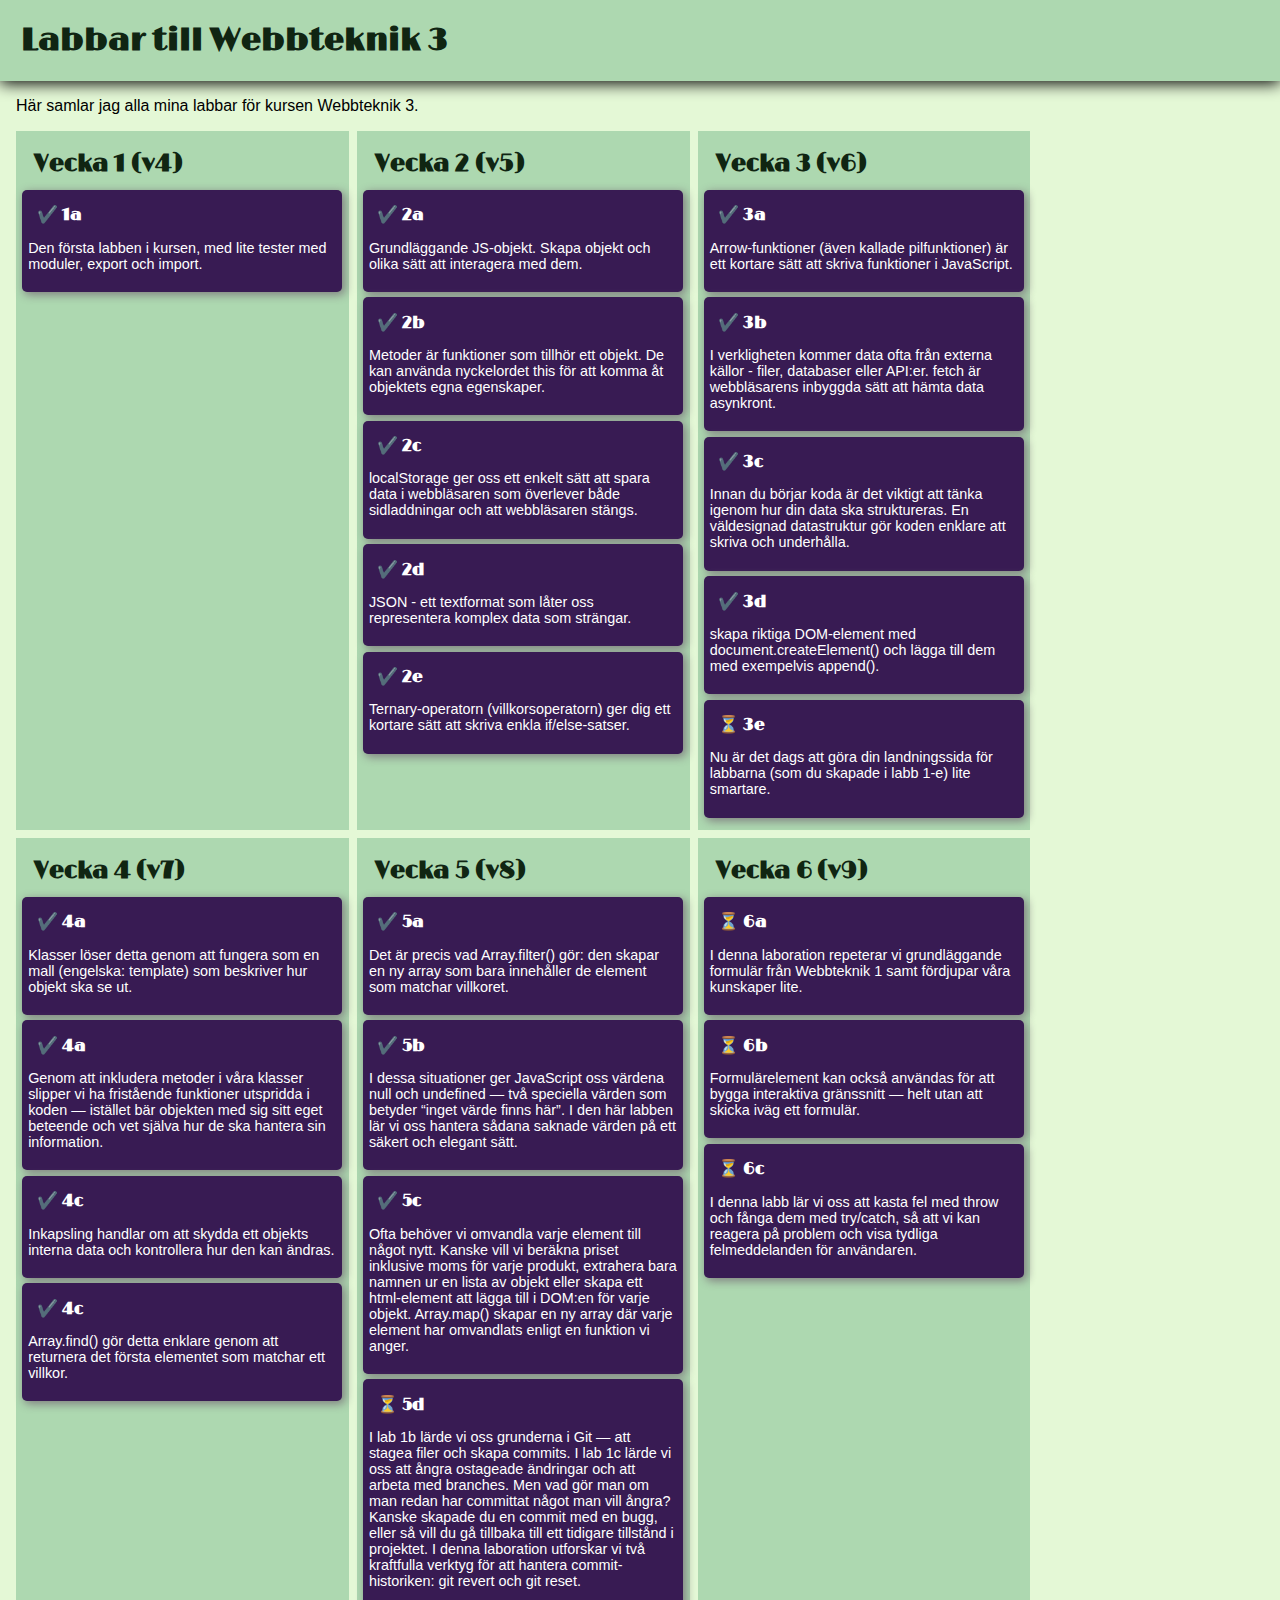
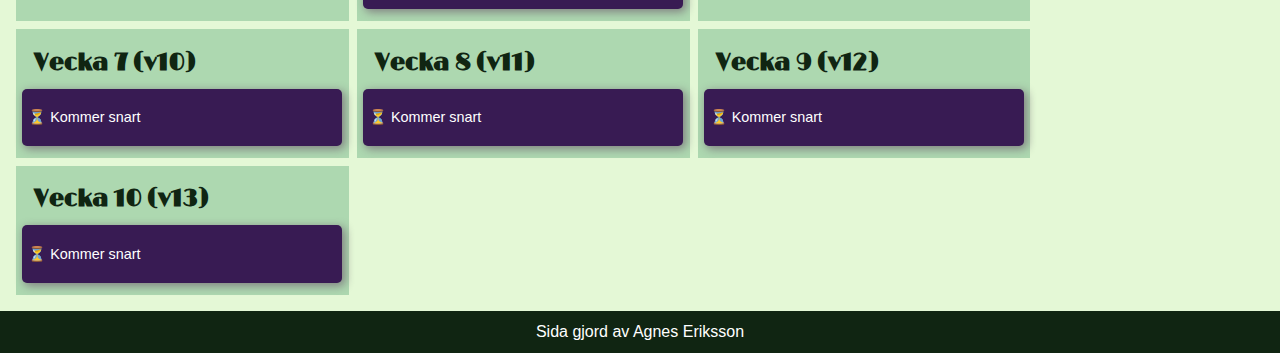
<file: index.html>
<!DOCTYPE html>
<html lang="sv">

<head>
    <meta charset="UTF-8">
    <meta name="viewport" content="width=device-width, initial-scale=1.0">
    <link rel="stylesheet" href="global.css">
    <script type="module" src="script.js"></script>
    <link href="https://fonts.googleapis.com/css2?family=Limelight&family=Roboto:ital,wght@0,100;0,300;0,400;0,500;0,700;0,900;1,100;1,300;1,400;1,500;1,700;1,900&display=swap" rel="stylesheet">
    <link rel="icon" href="data:image/svg+xml,<svg xmlns='http://www.w3.org/2000/svg' viewBox='0 0 100 100'><text y='.9em' font-size='90'>🐸</text></svg>">

    <title>Agnes labbar - Webbteknik 3</title>
</head>

<body>
    <header>
        <h1>Labbar till Webbteknik 3</h1>
    </header>
    <main>
        <p>Här samlar jag alla mina labbar för kursen Webbteknik 3.</p>
        <nav>
            <ul>
                <!-- ✔️ ⏳ -->
                <li>
                    <h2>Vecka 1 (v4)</h2>
                    <section>
                        <h3><a href="1a/index.html">✔️ 1a</a></h3>
                        <p>Den första labben i kursen, med lite tester med moduler, export och import.</p>
                    </section>
                </li>
                <li>
                    <h2>Vecka 2 (v5)</h2>
                    <section>
                        <h3><a href="2a/index.html">✔️ 2a</a></h3>
                        <p>Grundläggande JS-objekt. Skapa objekt och olika sätt att interagera med dem.</p>
                    </section>
                    <section>
                        <h3><a href="2b/index.html">✔️ 2b</a></h3>
                        <p>Metoder är funktioner som tillhör ett objekt. De kan använda nyckelordet this för att komma åt objektets egna egenskaper.</p>
                    </section>
                    <section>
                        <h3><a href="2c/index.html">✔️ 2c</a></h3>
                        <p>localStorage ger oss ett enkelt sätt att spara data i webbläsaren som överlever både sidladdningar och att webbläsaren stängs.</p>
                    </section>
                    <section>
                        <h3><a href="2d/index.html">✔️ 2d</a></h3>
                        <p>JSON - ett textformat som låter oss representera komplex data som strängar.</p>
                    </section>
                    <section>
                        <h3><a href="2e/index.html">✔️ 2e</a></h3>
                        <p>Ternary-operatorn (villkorsoperatorn) ger dig ett kortare sätt att skriva enkla if/else-satser.</p>
                    </section>
                </li>
                <li>
                    <h2>Vecka 3 (v6)</h2>
                    <section>
                        <h3><a href="3a/index.html">✔️ 3a</a></h3>
                        <p>Arrow-funktioner (även kallade pilfunktioner) är ett kortare sätt att skriva funktioner i JavaScript.</p>
                    </section>
                    <section>
                        <h3><a href="3b/index.html">✔️ 3b</a></h3>
                        <p>I verkligheten kommer data ofta från externa källor - filer, databaser eller API:er. fetch är webbläsarens inbyggda sätt att hämta data asynkront.</p>
                    </section>
                    <section>
                        <h3><a href="3c/index.html">✔️ 3c</a></h3>
                        <p>Innan du börjar koda är det viktigt att tänka igenom hur din data ska struktureras. En väldesignad datastruktur gör koden enklare att skriva och underhålla.</p>
                    </section>
                    <section>
                        <h3><a href="3d/index.html">✔️ 3d</a></h3>
                        <p>skapa riktiga DOM-element med document.createElement() och lägga till dem med exempelvis append().</p>
                    </section>
                    <section>
                        <h3><a href="3e/index.html">⏳ 3e</a></h3>
                        <p>Nu är det dags att göra din landningssida för labbarna (som du skapade i labb 1-e) lite smartare.</p>
                    </section>
                </li>
                <li>
                    <h2>Vecka 4 (v7)</h2>
                    <section>
                        <h3><a href="4a/index.html">✔️ 4a</a></h3>
                        <p>Klasser löser detta genom att fungera som en mall (engelska: template) som beskriver hur objekt ska se ut.</p>
                    </section>
                    <section>
                        <h3><a href="4b/index.html">✔️ 4a</a></h3>
                        <p>Genom att inkludera metoder i våra klasser slipper vi ha fristående funktioner utspridda i koden — istället bär objekten med sig sitt eget beteende och vet själva hur de ska hantera sin information.</p>
                    </section>
                    <section>
                        <h3><a href="4c/index.html">✔️ 4c</a></h3>
                        <p>Inkapsling handlar om att skydda ett objekts interna data och kontrollera hur den kan ändras.</p>
                    </section>
                    <section>
                        <h3><a href="4d/index.html">✔️ 4c</a></h3>
                        <p>Array.find() gör detta enklare genom att returnera det första elementet som matchar ett villkor.</p>
                    </section>
                </li>
                <li>
                    <h2>Vecka 5 (v8)</h2>
                    <section>
                        <h3><a href="5a/index.html">✔️ 5a</a></h3>
                        <p>Det är precis vad Array.filter() gör: den skapar en ny array som bara innehåller de element som matchar villkoret.</p>
                    </section>
                    <section>
                        <h3><a href="5b/index.html">✔️ 5b</a></h3>
                        <p>I dessa situationer ger JavaScript oss värdena null och undefined — två speciella värden som betyder “inget värde finns här”. I den här labben lär vi oss hantera sådana saknade värden på ett säkert och elegant sätt.</p>
                    </section>
                    <section>
                        <h3><a href="5c/index.html">✔️ 5c</a></h3>
                        <p>Ofta behöver vi omvandla varje element till något nytt. Kanske vill vi beräkna priset inklusive moms för varje produkt, extrahera bara namnen ur en lista av objekt eller skapa ett html-element att lägga till i DOM:en för varje objekt. Array.map() skapar en ny array där varje element har omvandlats enligt en funktion vi anger.</p>
                    </section>
                    <section>
                        <h3><a href="5d/index.html">⏳ 5d</a></h3>
                        <p>I lab 1b lärde vi oss grunderna i Git — att stagea filer och skapa commits. I lab 1c lärde vi oss att ångra ostageade ändringar och att arbeta med branches. Men vad gör man om man redan har committat något man vill ångra? Kanske skapade du en commit med en bugg, eller så vill du gå tillbaka till ett tidigare tillstånd i projektet. I denna laboration utforskar vi två kraftfulla verktyg för att hantera commit-historiken: git revert och git reset.</p>
                    </section>
                </li>
                <li>
                    <h2>Vecka 6 (v9)</h2>
                    <section>
                        <h3><a href="6a/index.html">⏳ 6a</a></h3>
                        <p>I denna laboration repeterar vi grundläggande formulär från Webbteknik 1 samt fördjupar våra kunskaper lite.</p>
                    </section>
                    <section>
                        <h3><a href="6b/index.html">⏳ 6b</a></h3>
                        <p>Formulärelement kan också användas för att bygga interaktiva gränssnitt — helt utan att skicka iväg ett formulär.</p>
                    </section>
                    <section>
                        <h3><a href="6c/index.html">⏳ 6c</a></h3>
                        <p>I denna labb lär vi oss att kasta fel med throw och fånga dem med try/catch, så att vi kan reagera på problem och visa tydliga felmeddelanden för användaren.</p>
                    </section>
                </li>
                <li>
                    <h2>Vecka 7 (v10)</h2>
                    <section>
                        <p>⏳ Kommer snart</p>
                    </section>
                </li>
                <li>
                    <h2>Vecka 8 (v11)</h2>
                    <section>
                        <p>⏳ Kommer snart</p>
                    </section>
                </li>
                <li>
                    <h2>Vecka 9 (v12)</h2>
                    <section>
                        <p>⏳ Kommer snart</p>
                    </section>
                </li>
                <li>
                    <h2>Vecka 10 (v13)</h2>
                    <section>
                        <p>⏳ Kommer snart</p>
                    </section>
                </li>
            </ul>
        </nav>
    </main>
</body>
<footer>Sida gjord av Agnes Eriksson</footer>

</html>
</file>
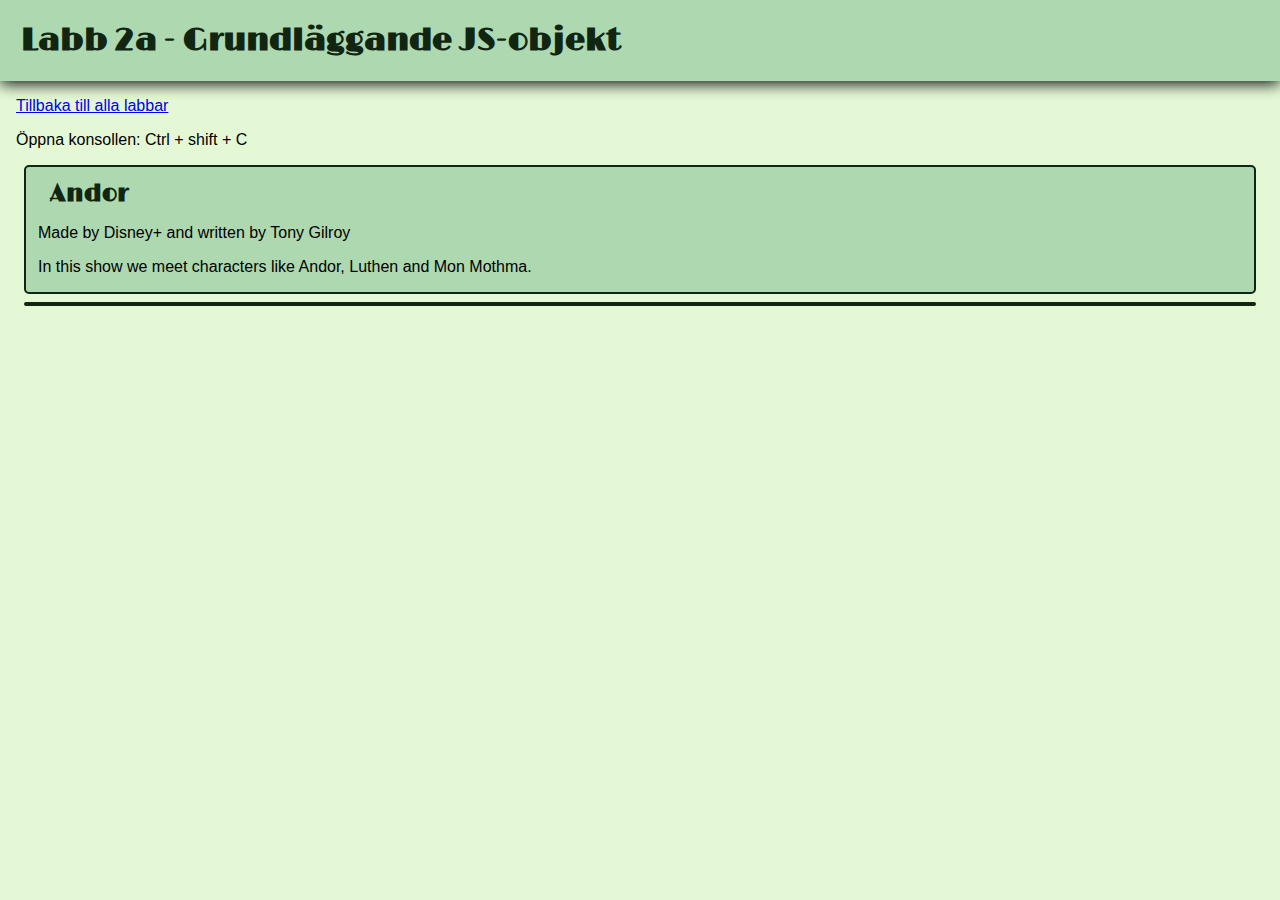
<file: 2a/index.html>
<!DOCTYPE html>
<html lang="sv">

<head>
    <meta charset="UTF-8">
    <meta name="viewport" content="width=device-width, initial-scale=1.0">
    <link href="https://fonts.googleapis.com/css2?family=Limelight&family=Roboto:ital,wght@0,100;0,300;0,400;0,500;0,700;0,900;1,100;1,300;1,400;1,500;1,700;1,900&display=swap" rel="stylesheet">
    <script type="module" src="main.js"></script>
    <link rel="stylesheet" href="../global.css">
    <title>Grundläggande JS-objekt</title>
</head>

<body>
    <header>
        <h1>Labb 2a - Grundläggande JS-objekt</h1>
    </header>
    <main>
        <p><a href="../index.html">Tillbaka till alla labbar</a></p>
        <p>Öppna konsollen: Ctrl + shift + C</p>
        <div id="div1"></div>
        <div id="div2"></div>
    </main>
</body>

</html>
</file>
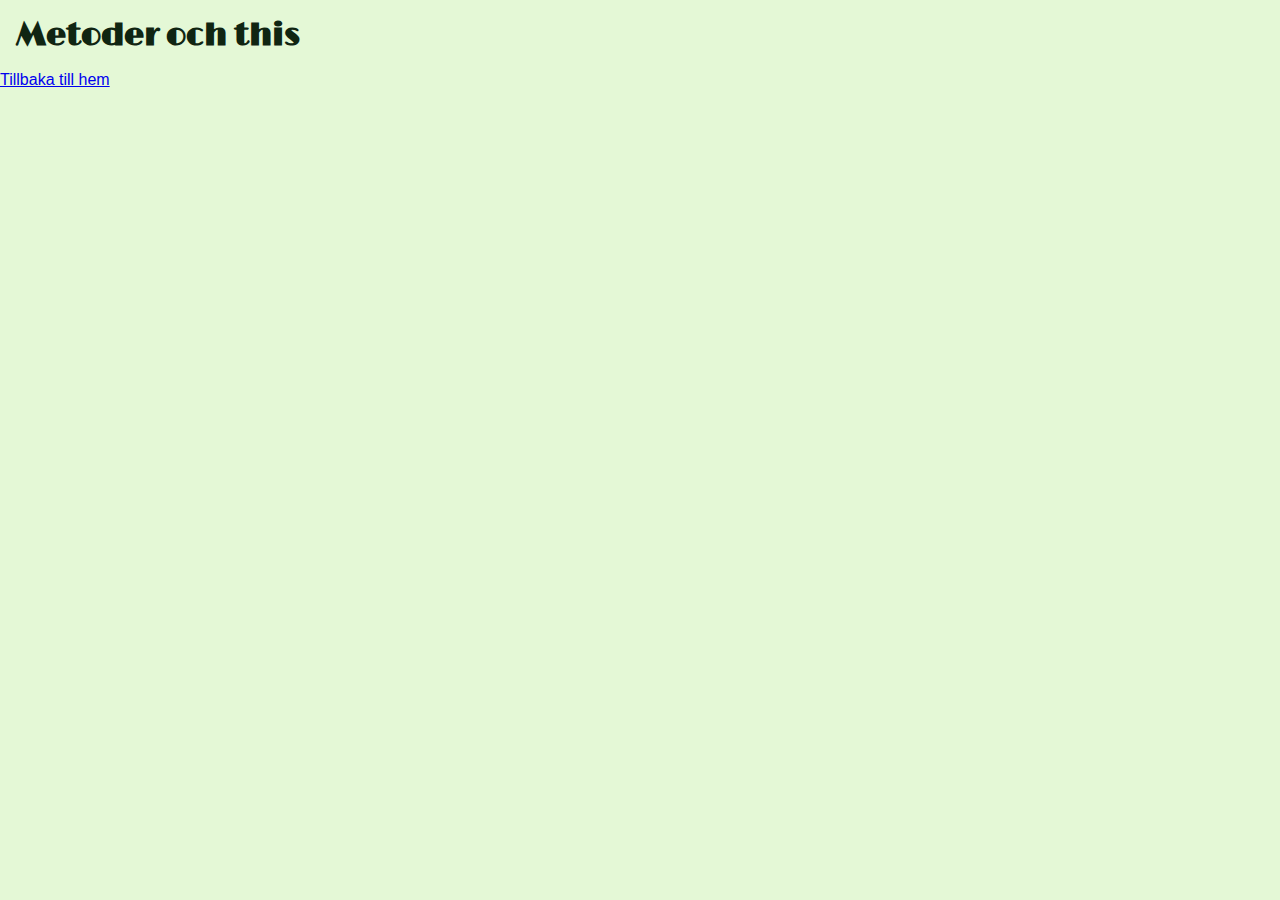
<file: 2b/index.html>
<!DOCTYPE html>
<html lang="sv">

<head>
    <meta charset="UTF-8">
    <meta name="viewport" content="width=device-width, initial-scale=1.0">
    <link href="https://fonts.googleapis.com/css2?family=Limelight&family=Roboto:ital,wght@0,100;0,300;0,400;0,500;0,700;0,900;1,100;1,300;1,400;1,500;1,700;1,900&display=swap" rel="stylesheet">
    <link rel="stylesheet" href="../global.css">
    <script type="module" src="main.js"></script>
    <title>Metoder och this</title>
</head>

<body>
    <h1>Metoder och this</h1>
    <p><a href="../index.html">Tillbaka till hem</a></p>
</body>

</html>
</file>
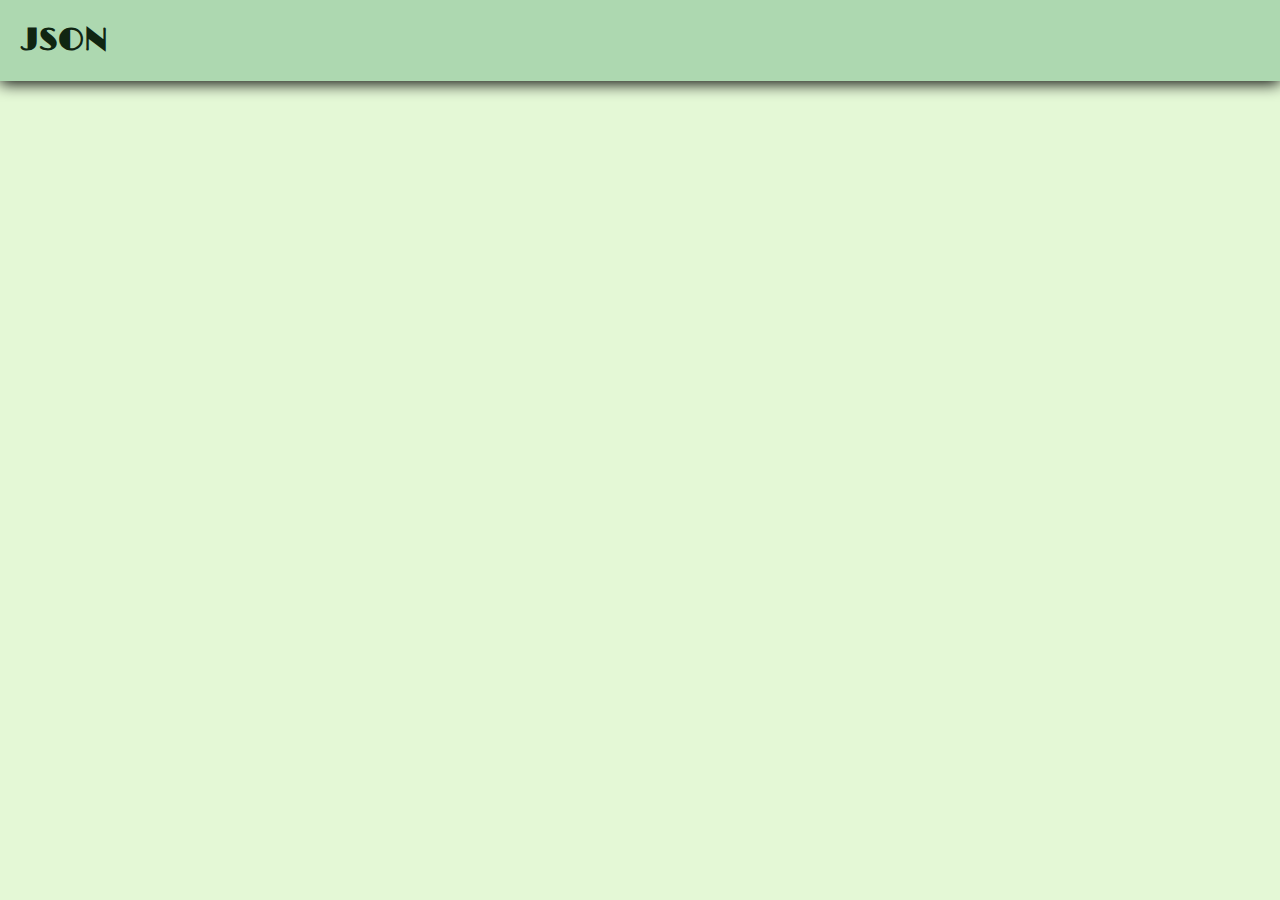
<file: 2d/index.html>
<!DOCTYPE html>
<html lang="sv">

<head>
    <meta charset="UTF-8">
    <meta name="viewport" content="width=device-width, initial-scale=1.0">
    <link href="https://fonts.googleapis.com/css2?family=Limelight&family=Roboto:ital,wght@0,100;0,300;0,400;0,500;0,700;0,900;1,100;1,300;1,400;1,500;1,700;1,900&display=swap" rel="stylesheet">
    <link rel="stylesheet" href="../global.css">
    <script type="module" src="main.js"></script>
    <title>JSON - labb2d</title>
</head>

<body>
    <header>
        <h1>JSON</h1>
    </header>
</body>

</html>
</file>
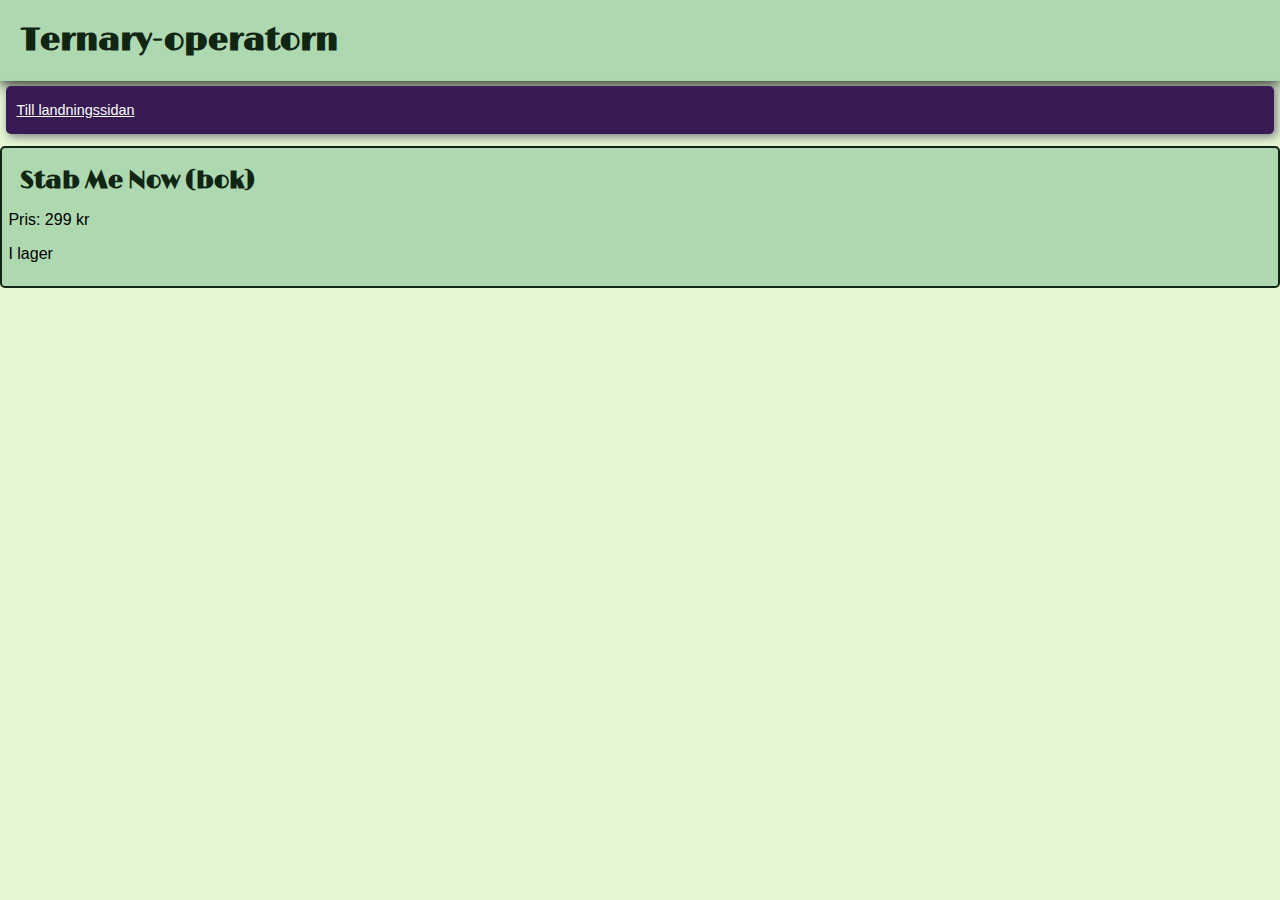
<file: 2e/index.html>
<!DOCTYPE html>
<html lang="sv">

<head>
    <meta charset="UTF-8">
    <meta name="viewport" content="width=device-width, initial-scale=1.0">
    <link href="https://fonts.googleapis.com/css2?family=Limelight&family=Roboto:ital,wght@0,100;0,300;0,400;0,500;0,700;0,900;1,100;1,300;1,400;1,500;1,700;1,900&display=swap" rel="stylesheet">
    <link rel="stylesheet" href="../global.css">
    <script type="module" src="main.js"></script>
    <title>Ternary-operatorn - 2e</title>
</head>

<body>
    <header>
        <h1>Ternary-operatorn</h1>
    </header>
    <section>
        <p><a href="../index.html">Till landningssidan</a></p>
    </section>
</body>

</html>
</file>
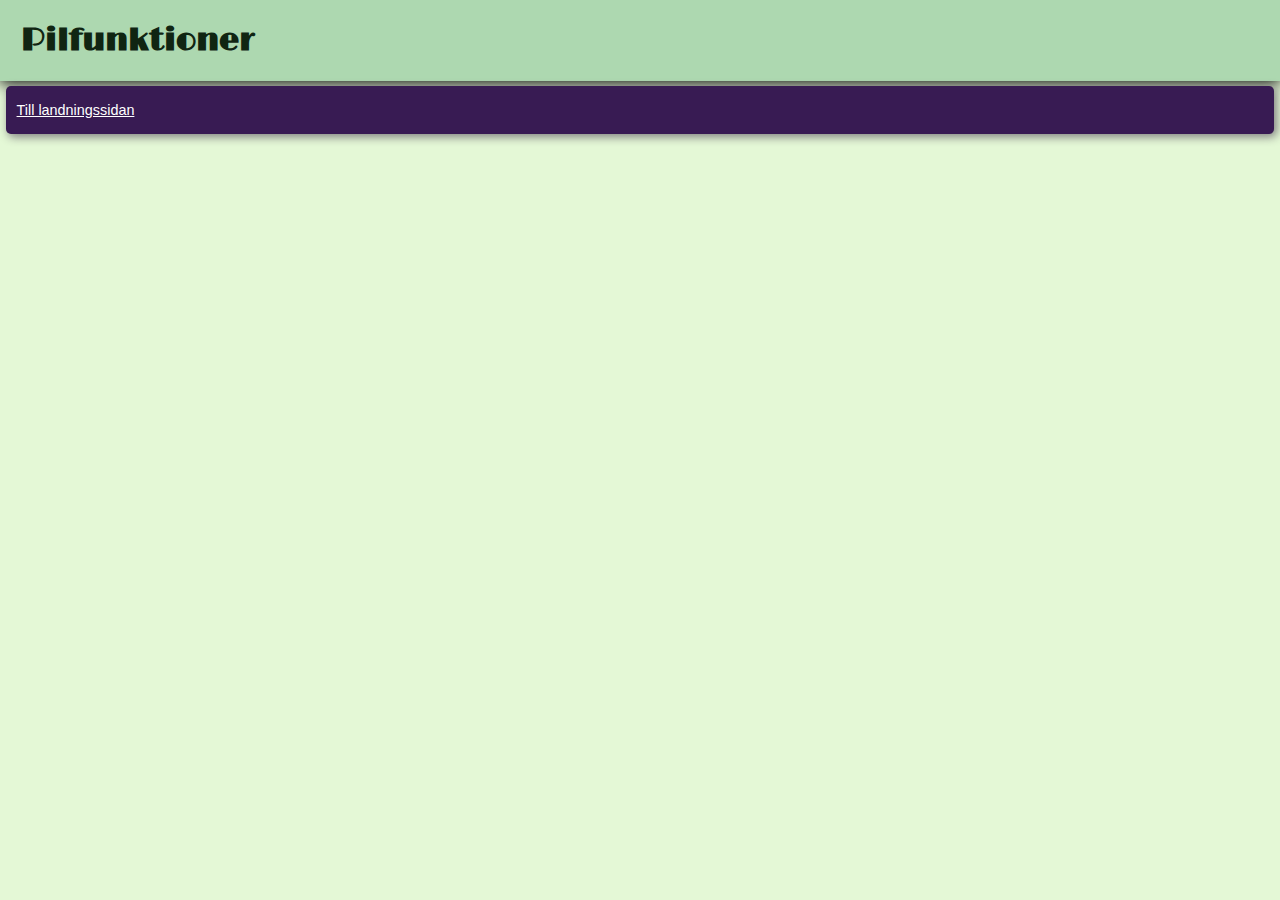
<file: 3a/index.html>
<!DOCTYPE html>
<html lang="sv">

<head>
    <meta charset="UTF-8">
    <meta name="viewport" content="width=device-width, initial-scale=1.0">
    <link href="https://fonts.googleapis.com/css2?family=Limelight&family=Roboto:ital,wght@0,100;0,300;0,400;0,500;0,700;0,900;1,100;1,300;1,400;1,500;1,700;1,900&display=swap" rel="stylesheet">
    <link rel="stylesheet" href="../global.css">
    <script type="module" src="main.js"></script>
    <title>Labb 3a - Pilfunktioner</title>
</head>

<body>
    <header>
        <h1>Pilfunktioner</h1>
    </header>
    <section>
        <p><a href="../index.html">Till landningssidan</a></p>
    </section>
</body>

</html>
</file>
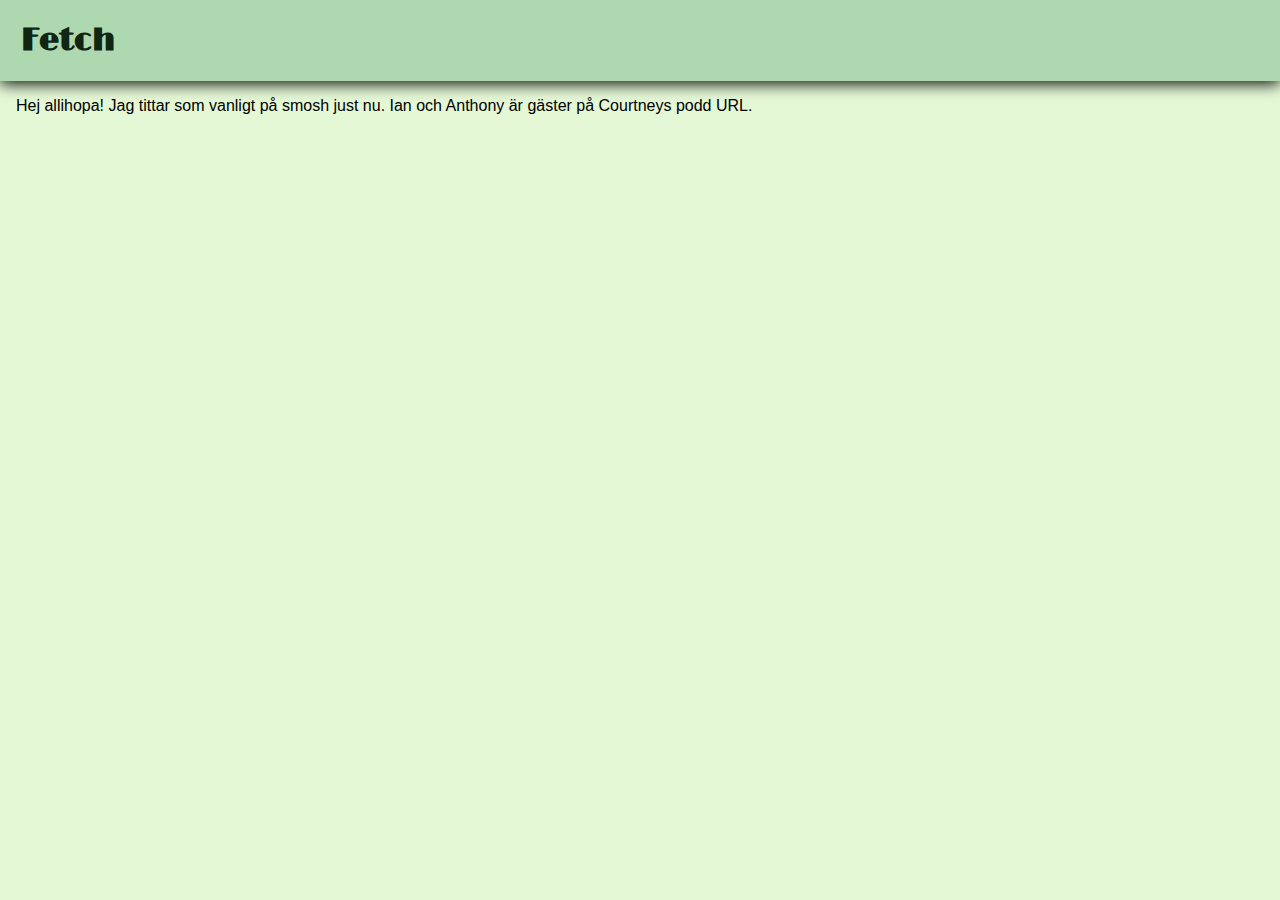
<file: 3b/index.html>
<!DOCTYPE html>
<html lang="sv">

<head>
    <meta charset="UTF-8">
    <meta name="viewport" content="width=device-width, initial-scale=1.0">
    <link href="https://fonts.googleapis.com/css2?family=Limelight&family=Roboto:ital,wght@0,100;0,300;0,400;0,500;0,700;0,900;1,100;1,300;1,400;1,500;1,700;1,900&display=swap" rel="stylesheet">
    <link rel="stylesheet" href="../global.css">
    <script type="module" src="main.js"></script>
    <title>Labb3b</title>
</head>

<body>
    <header>
        <h1>Fetch</h1>
    </header>
    <main>

    </main>
</body>

</html>
</file>
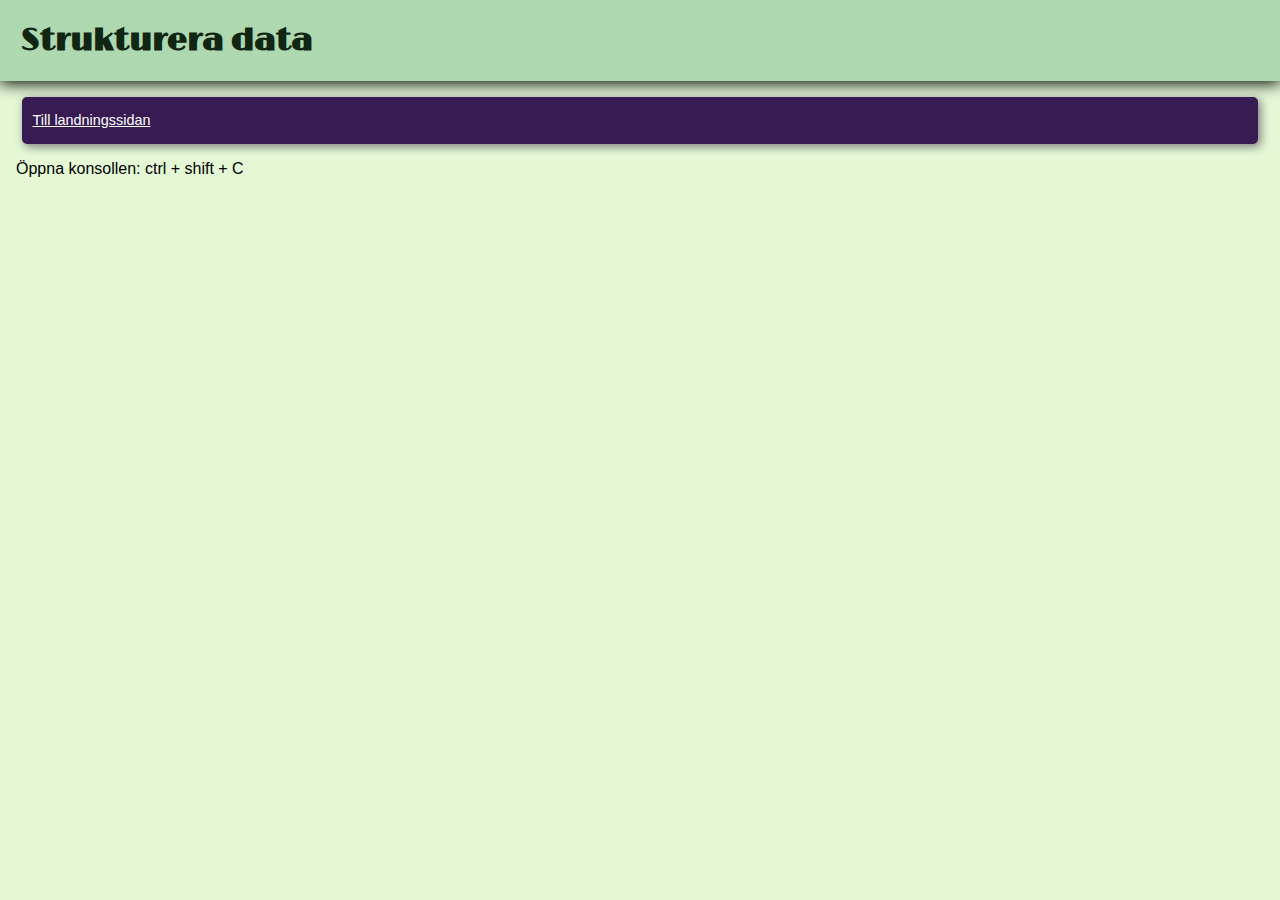
<file: 3c/index.html>
<!DOCTYPE html>
<html lang="sv">

<head>
    <meta charset="UTF-8">
    <meta name="viewport" content="width=device-width, initial-scale=1.0">
    <link href="https://fonts.googleapis.com/css2?family=Limelight&family=Roboto:ital,wght@0,100;0,300;0,400;0,500;0,700;0,900;1,100;1,300;1,400;1,500;1,700;1,900&display=swap" rel="stylesheet">
    <link rel="stylesheet" href="../global.css">
    <script type="module" src="main.js"></script>
    <title>Labb3c</title>
</head>

<body>
    <header>
        <h1>Strukturera data</h1>
    </header>
    <main>
        <section>
            <p><a href="../index.html">Till landningssidan</a></p>
        </section>
        <p>Öppna konsollen: ctrl + shift + C</p>
    </main>
</body>

</html>
</file>
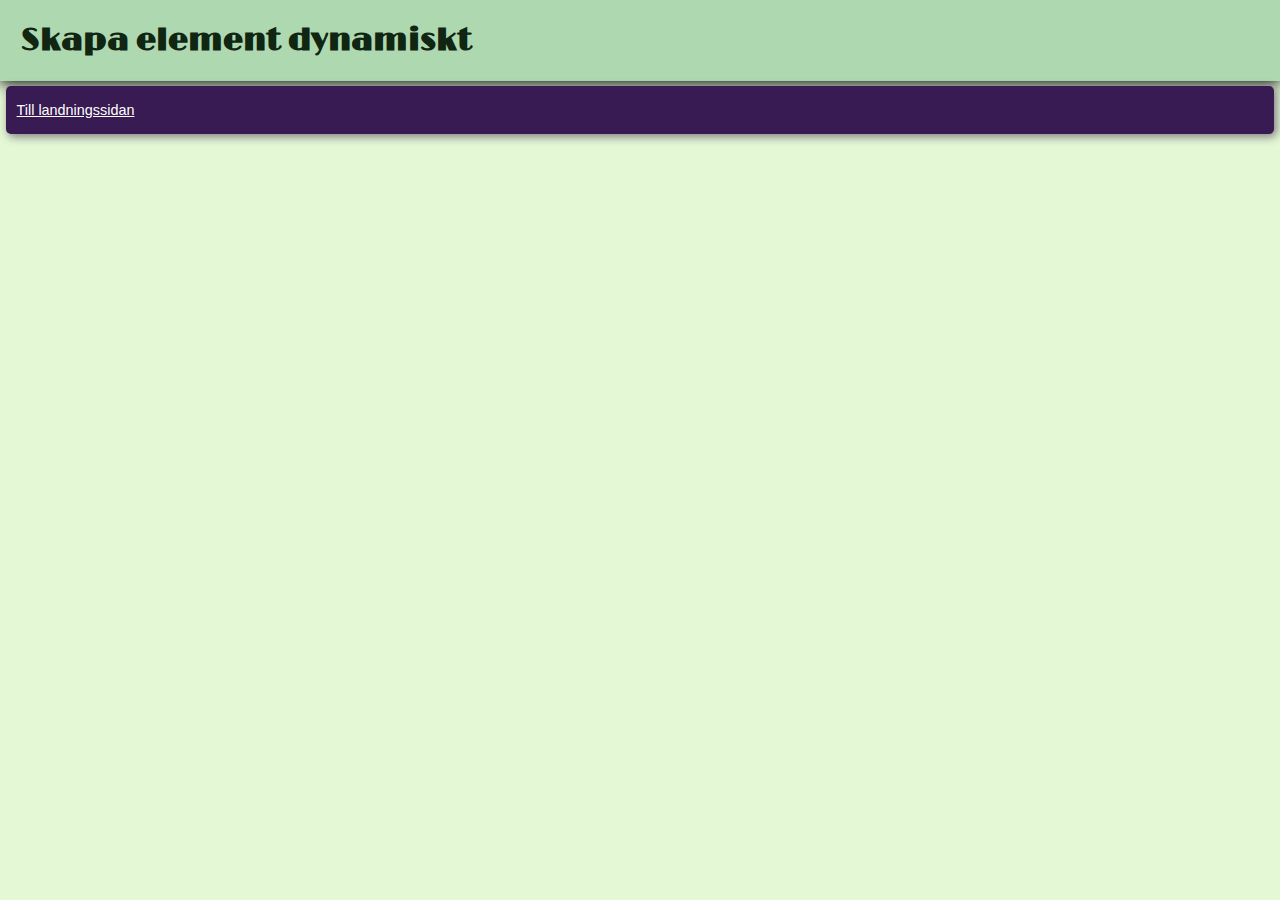
<file: 3d/index.html>
<!DOCTYPE html>
<html lang="sv">

<head>
    <meta charset="UTF-8">
    <meta name="viewport" content="width=device-width, initial-scale=1.0">
    <link href="https://fonts.googleapis.com/css2?family=Limelight&family=Roboto:ital,wght@0,100;0,300;0,400;0,500;0,700;0,900;1,100;1,300;1,400;1,500;1,700;1,900&display=swap" rel="stylesheet">
    <link rel="icon" href="data:image/svg+xml,<svg xmlns='http://www.w3.org/2000/svg' viewBox='0 0 100 100'><text y='.9em' font-size='80'>🐸</text></svg>">
    <link rel="stylesheet" href="../global.css">
    <script type="module" src="main.js"></script>
    <title>Labb3d</title>
</head>

<body>
    <header>
        <h1>Skapa element dynamiskt</h1>
    </header>
    <section>
        <p><a href="../index.html">Till landningssidan</a></p>
    </section>
</body>

</html>
</file>
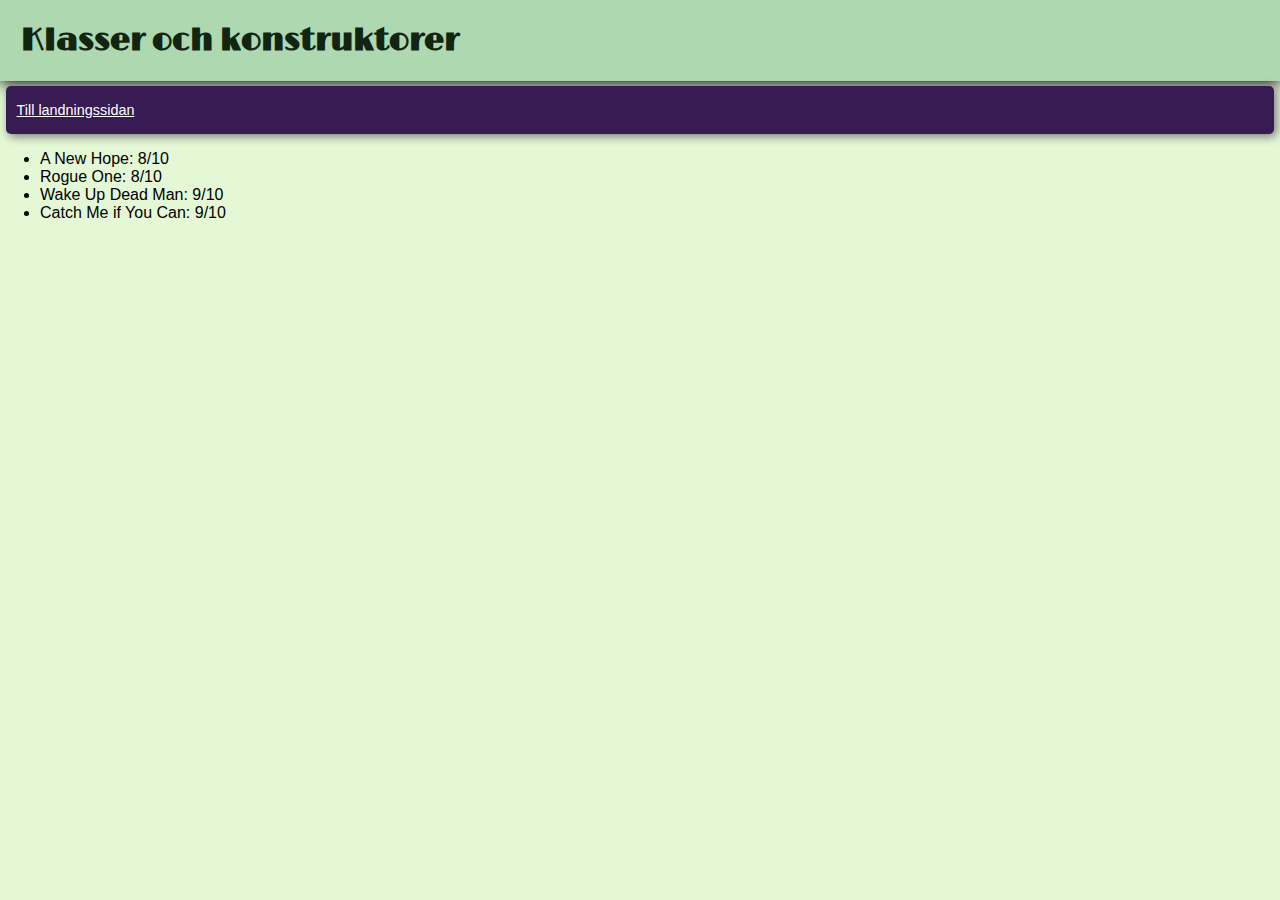
<file: 4a/index.html>
<!DOCTYPE html>
<html lang="sv">

<head>
    <meta charset="UTF-8">
    <meta name="viewport" content="width=device-width, initial-scale=1.0">
    <link href="https://fonts.googleapis.com/css2?family=Limelight&family=Roboto:ital,wght@0,100;0,300;0,400;0,500;0,700;0,900;1,100;1,300;1,400;1,500;1,700;1,900&display=swap" rel="stylesheet">
    <link rel="icon" href="data:image/svg+xml,<svg xmlns='http://www.w3.org/2000/svg' viewBox='0 0 100 100'><text y='.9em' font-size='80'>🐸</text></svg>">
    <link rel="stylesheet" href="../global.css">
    <script type="module" src="main.js"></script>
    <title>Labb4a</title>
</head>

<body>
    <header>
        <h1>Klasser och konstruktorer</h1>
    </header>
    <section>
        <p><a href="../index.html">Till landningssidan</a></p>
    </section>
</body>

</html>
</file>
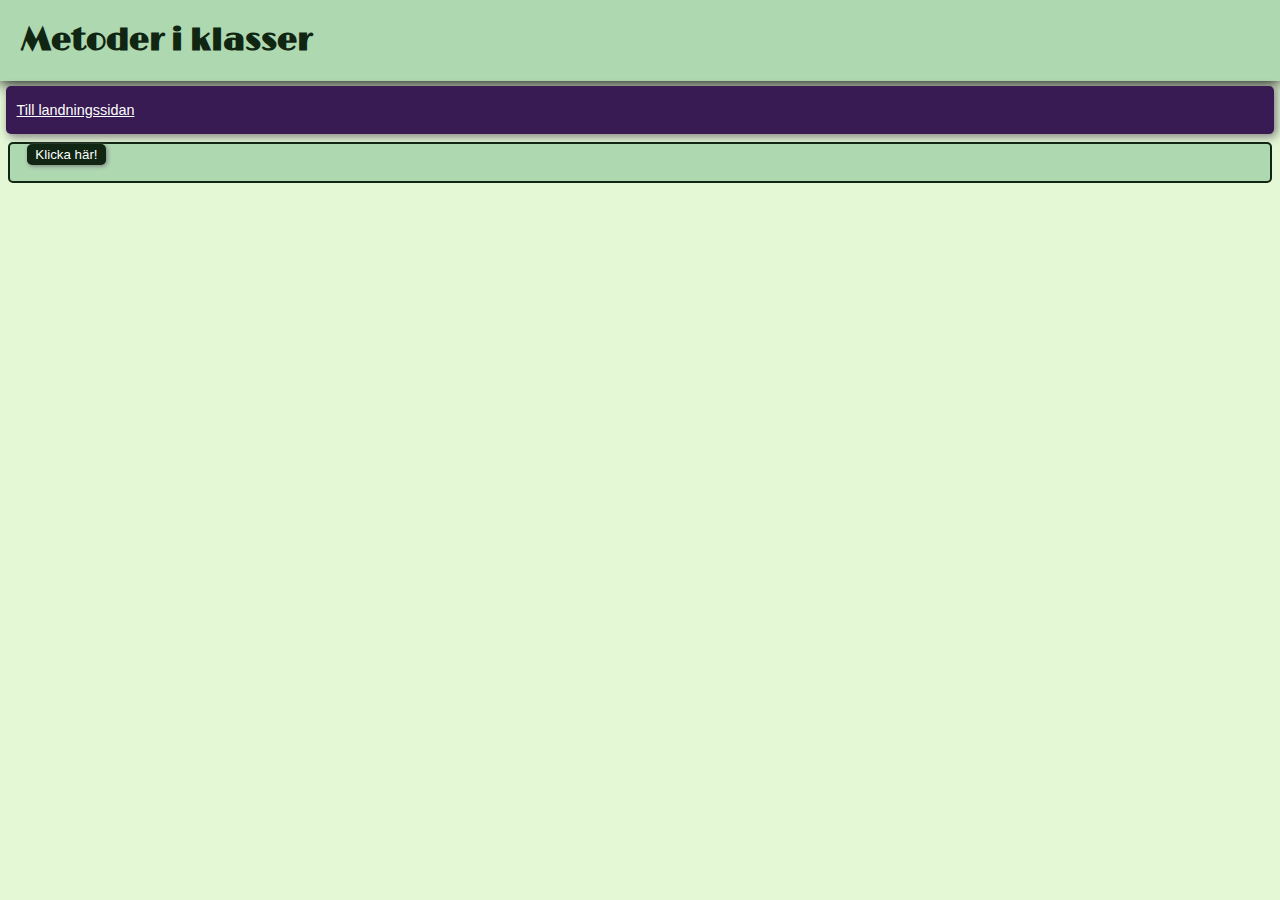
<file: 4b/index.html>
<!DOCTYPE html>
<html lang="sv">

<head>
    <meta charset="UTF-8">
    <meta name="viewport" content="width=device-width, initial-scale=1.0">
    <link href="https://fonts.googleapis.com/css2?family=Limelight&family=Roboto:ital,wght@0,100;0,300;0,400;0,500;0,700;0,900;1,100;1,300;1,400;1,500;1,700;1,900&display=swap" rel="stylesheet">
    <link rel="icon" href="data:image/svg+xml,<svg xmlns='http://www.w3.org/2000/svg' viewBox='0 0 100 100'><text y='.9em' font-size='80'>🐸</text></svg>">
    <link rel="stylesheet" href="../global.css">
    <script type="module" src="main.js"></script>
    <title>Labb4b</title>
</head>

<body>
    <header>
        <h1>Metoder i klasser
        </h1>
    </header>
    <section>
        <p><a href="../index.html">Till landningssidan</a></p>
    </section>
    <div>
        <button>Klicka här!</button>
        <p id="clickCounter"></p>
    </div>
</body>

</html>
</file>
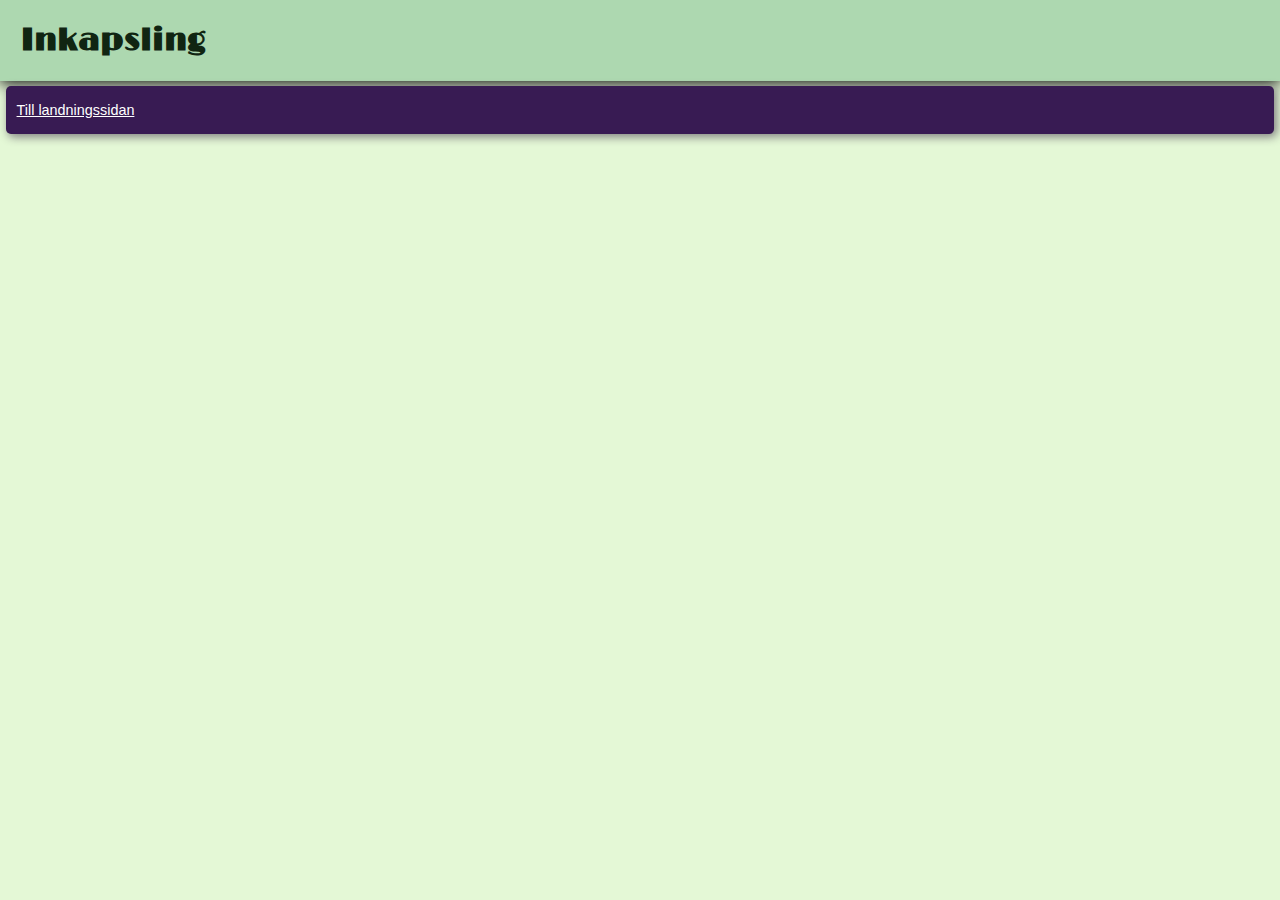
<file: 4c/index.html>
<!DOCTYPE html>
<html lang="sv">

<head>
    <meta charset="UTF-8">
    <meta name="viewport" content="width=device-width, initial-scale=1.0">
    <link href="https://fonts.googleapis.com/css2?family=Limelight&family=Roboto:ital,wght@0,100;0,300;0,400;0,500;0,700;0,900;1,100;1,300;1,400;1,500;1,700;1,900&display=swap" rel="stylesheet">
    <link rel="icon" href="data:image/svg+xml,<svg xmlns='http://www.w3.org/2000/svg' viewBox='0 0 100 100'><text y='.9em' font-size='80'>🐸</text></svg>">
    <link rel="stylesheet" href="../global.css">
    <script type="module" src="main.js"></script>
    <title>Labb4c</title>
</head>

<body>
    <header>
        <h1>Inkapsling
        </h1>
    </header>
    <section>
        <p><a href="../index.html">Till landningssidan</a></p>
    </section>

</body>

</html>
</file>
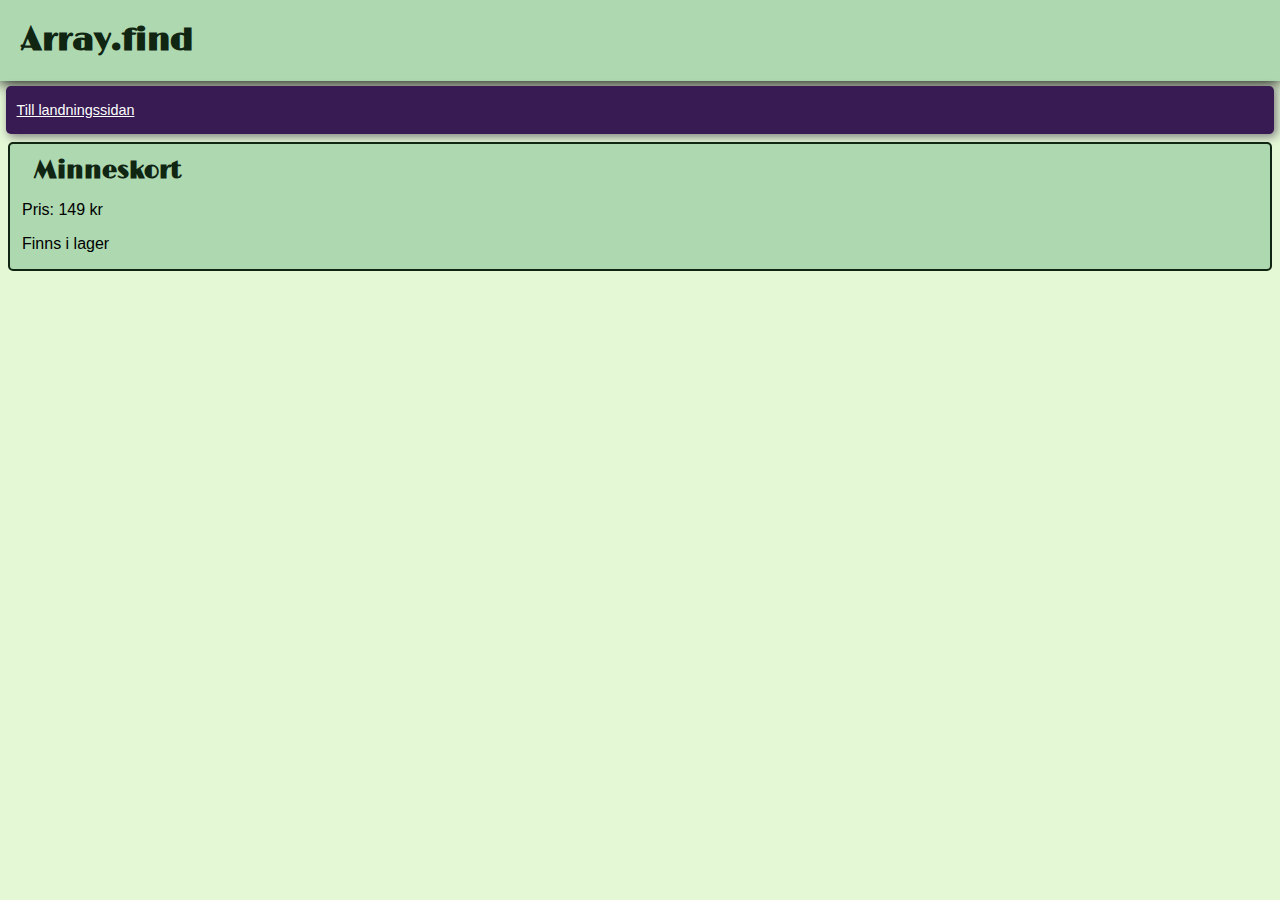
<file: 4d/index.html>
<!DOCTYPE html>
<html lang="sv">

<head>
    <meta charset="UTF-8">
    <meta name="viewport" content="width=device-width, initial-scale=1.0">
    <link href="https://fonts.googleapis.com/css2?family=Limelight&family=Roboto:ital,wght@0,100;0,300;0,400;0,500;0,700;0,900;1,100;1,300;1,400;1,500;1,700;1,900&display=swap" rel="stylesheet">
    <link rel="icon" href="data:image/svg+xml,<svg xmlns='http://www.w3.org/2000/svg' viewBox='0 0 100 100'><text y='.9em' font-size='80'>🐸</text></svg>">
    <link rel="stylesheet" href="../global.css">
    <script type="module" src="main.js"></script>
    <title>Labb4d</title>
</head>

<body>
    <header>
        <h1>Array.find</h1>
    </header>
    <section>
        <p><a href="../index.html">Till landningssidan</a></p>
    </section>

</body>

</html>
</file>
<file: global.css>
/*----------generellt----------*/
html {
    --accentColor: #102512;
    --accentColor2: #add8b0;
    --accentColor3: #381b53;
    --BGcolor: #e4f8d6;
    --softCurves: 5px;
    font-family: 'Segoe UI', Tahoma, Geneva, Verdana, sans-serif;
}

body {
    background-color: var(--BGcolor);
    margin: 0;
}

h1,
h2 {
    color: var(--accentColor);
    font-family: Limelight, "Segoe UI", sans-serif;
    margin: 0.5em
}

h3 {
    font-family: Limelight, "Segoe UI", sans-serif;
    margin: 0.5em
}

button {
    cursor: pointer;
}


/*----------header----------*/
header {
    background-color: var(--accentColor2);
    margin: 0;
    padding: 0.3em;
    box-shadow: 0 0.2em 15px;
}


/* --------- main ---------- */
/* main+p {
    padding: 1em;
} */


/*----------navigation----------*/
nav {
    margin: 1em;
}

nav ul {
    display: flex;
    flex-direction: row;
    flex-wrap: wrap;
    gap: 0.5em;
    list-style: none;
    padding: 0;
}

nav li {
    width: 20em;
    background-color: var(--accentColor2);
    padding: 0.4em;
}

li section {
    background-color: var(--accentColor3);
    border-radius: var(--softCurves);
    padding: 0.4em;
    margin: 0 0 0.4em 0;
    color: #fff;
    font-size: 0.9rem;
    box-shadow: 0.2em 0.2em 10px gray;
}

section a {
    color: #fff;
}

nav a {
    color: #fff;
    text-decoration: none;
}


/* ----------Main---------- */
main {
    margin: 1em;
}

main nav {
    margin: 0;
}

fieldset {
    margin: 0.5em 0;
    background-color: var(--accentColor2);
    border: 0.15em solid var(--accentColor);
    border-radius: var(--softCurves);
}

.dark-theme {
    background-color: var(--accentColor);
    color: #fff;
    border: 0.15em solid var(--accentColor);
}

.light-theme {
    background-color: var(--BGcolor);
    color: #000;
    border: 0.15em solid var(--accentColor2);
}

div {
    margin: 0.5em;
    background-color: var(--accentColor2);
    border: 0.15em solid var(--accentColor);
    border-radius: var(--softCurves);
    padding: 0 0 0 0.75em;
}

header+section,
main section:first-child {
    background-color: var(--accentColor3);
    border-radius: var(--softCurves);
    padding: 0.1em 0.75em;
    margin: 0.4em;
    color: #fff;
    font-size: 0.9rem;
    box-shadow: 0.2em 0.2em 10px gray;
}

.productCard,
.card,
.user-card {
    background-color: var(--accentColor2);
    border: 0.15em solid var(--accentColor);
    margin: 0.75em 0;
    padding: 0.4em;
}

.productCard-outOfStock {
    background-color: rgb(224, 148, 98);
    border: 0.15em solid rgb(136, 43, 36);
}

#showDiv {
    display: none;
}

button {
    margin: 0 0.4em;
    background-color: var(--accentColor);
    color: #fff;
    border: 0.2em solid var(--accentColor);
    border-radius: var(--softCurves);
    box-shadow: 0.1em 0.1em 4px gray;
}


/*----------footer----------*/
footer {
    background-color: var(--accentColor);
    color: #fff;
    text-align: center;
    padding: 0.75em;
    margin: 0.75em 0 0;
}
</file>
